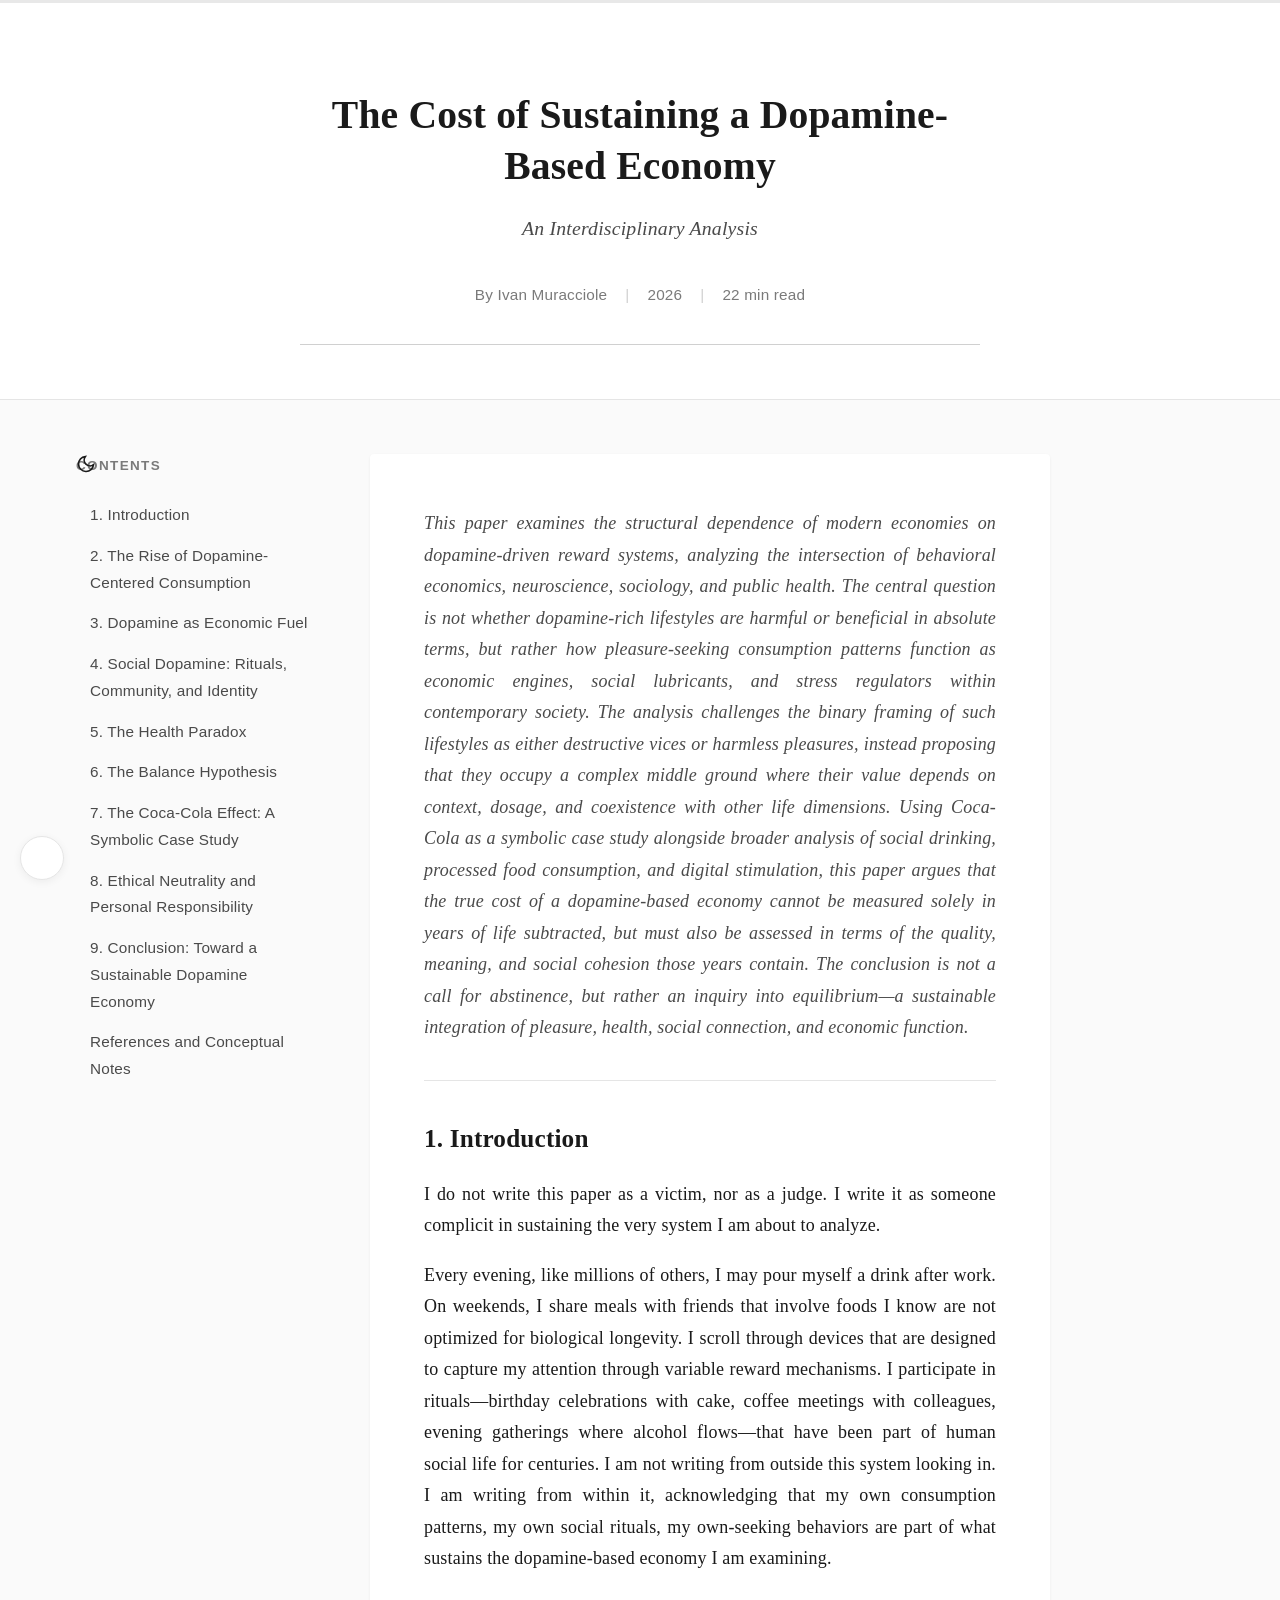
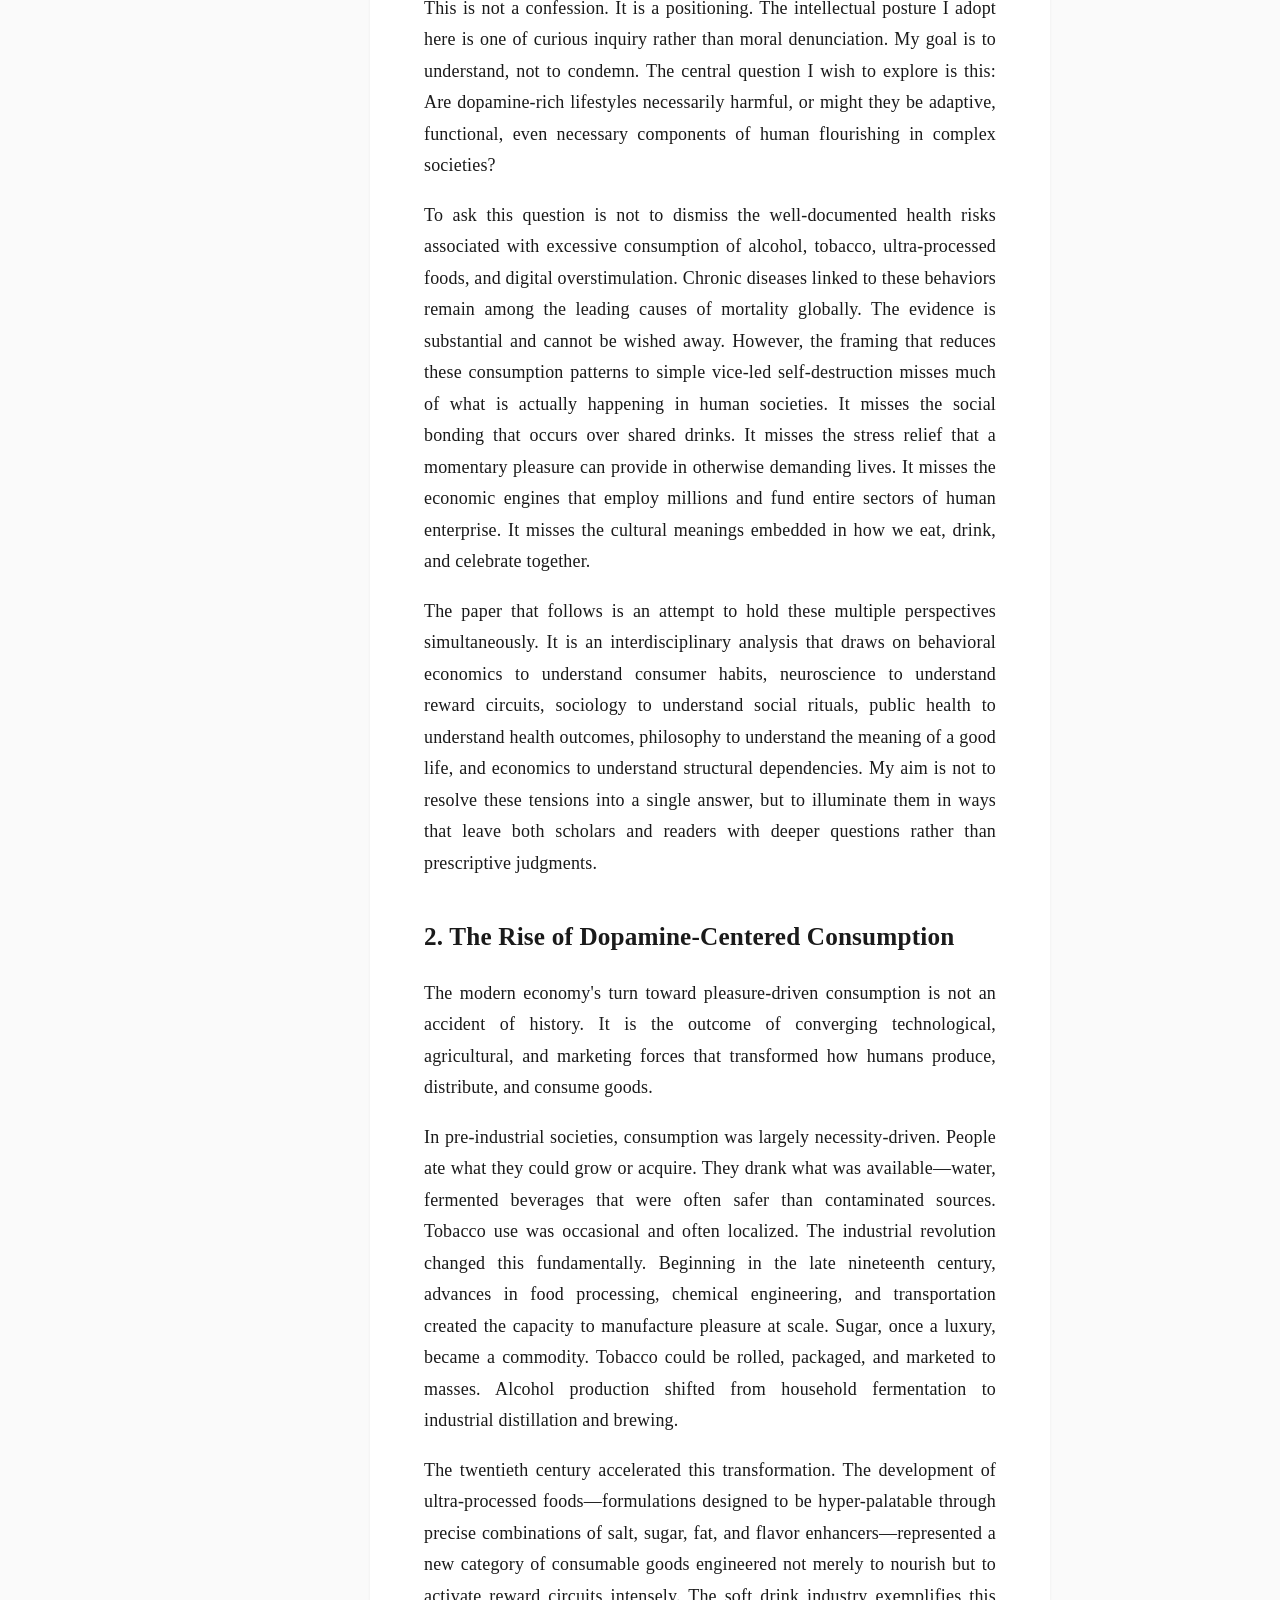
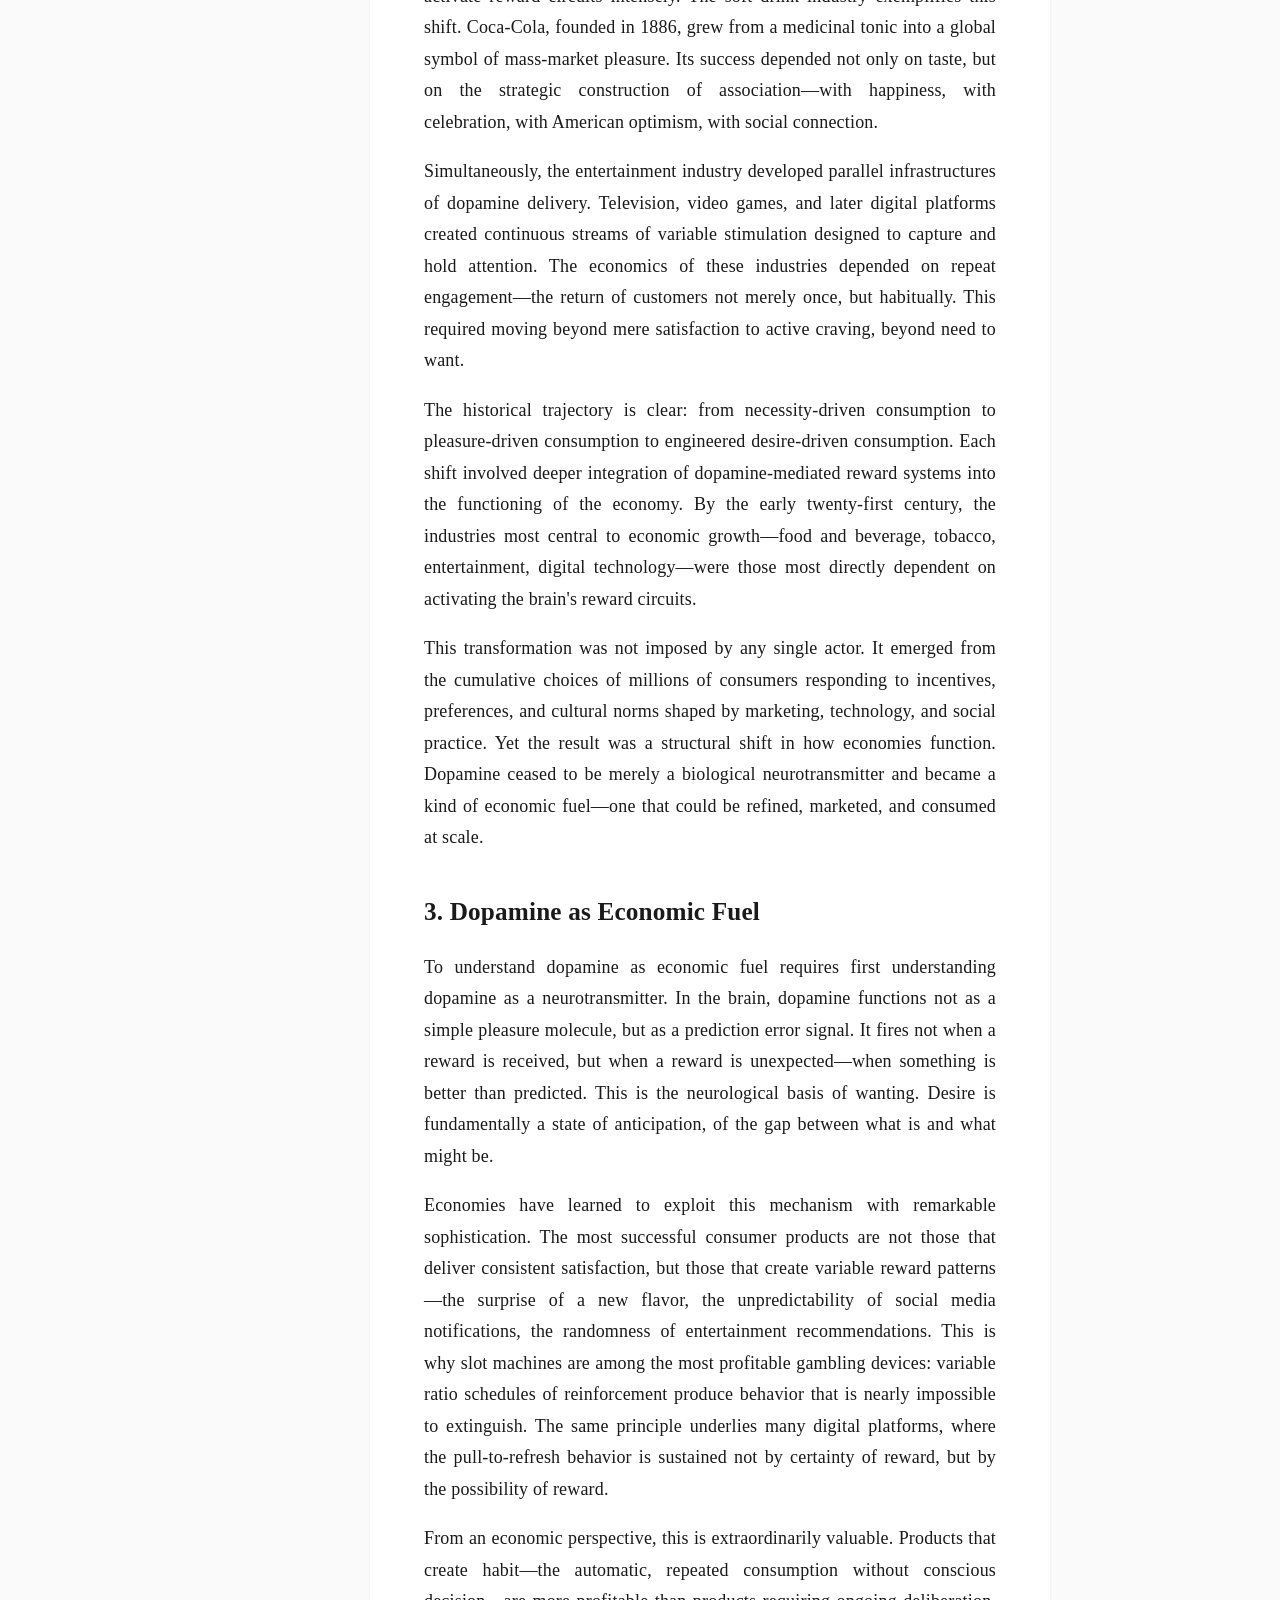
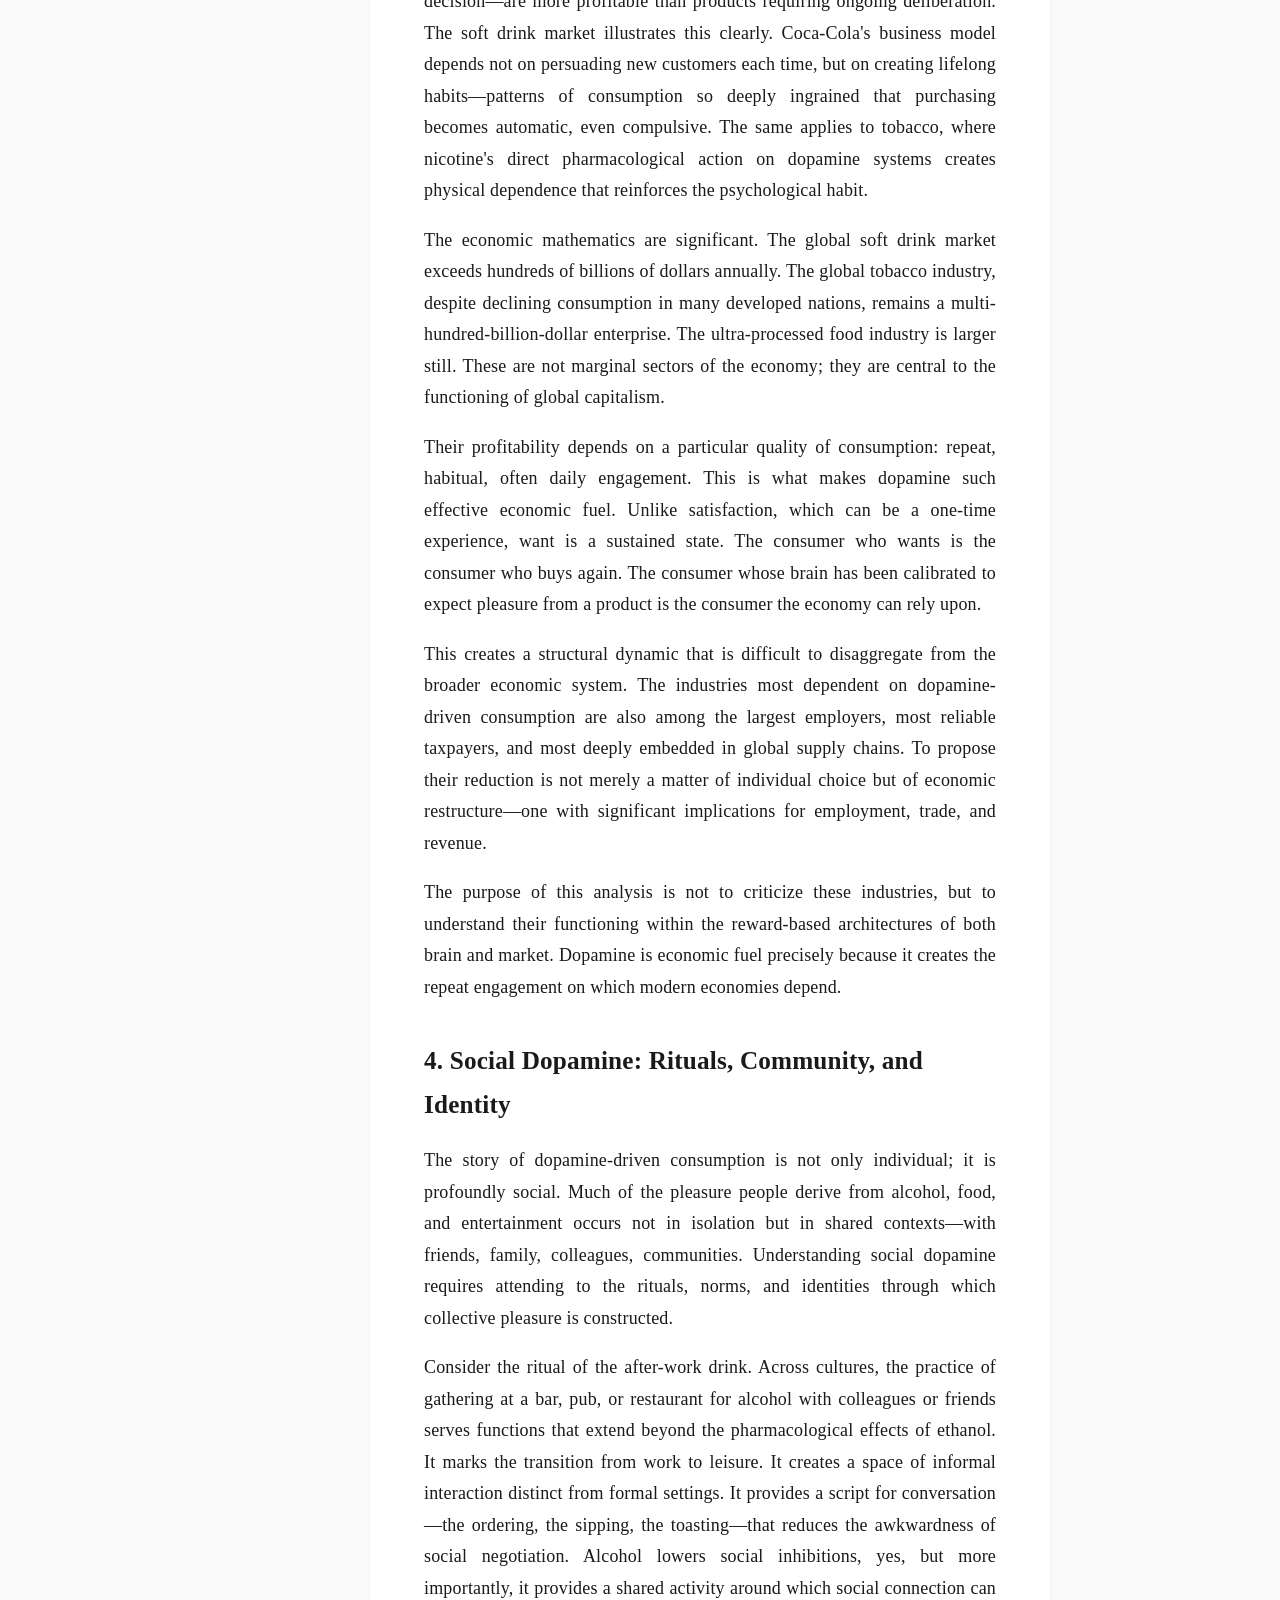
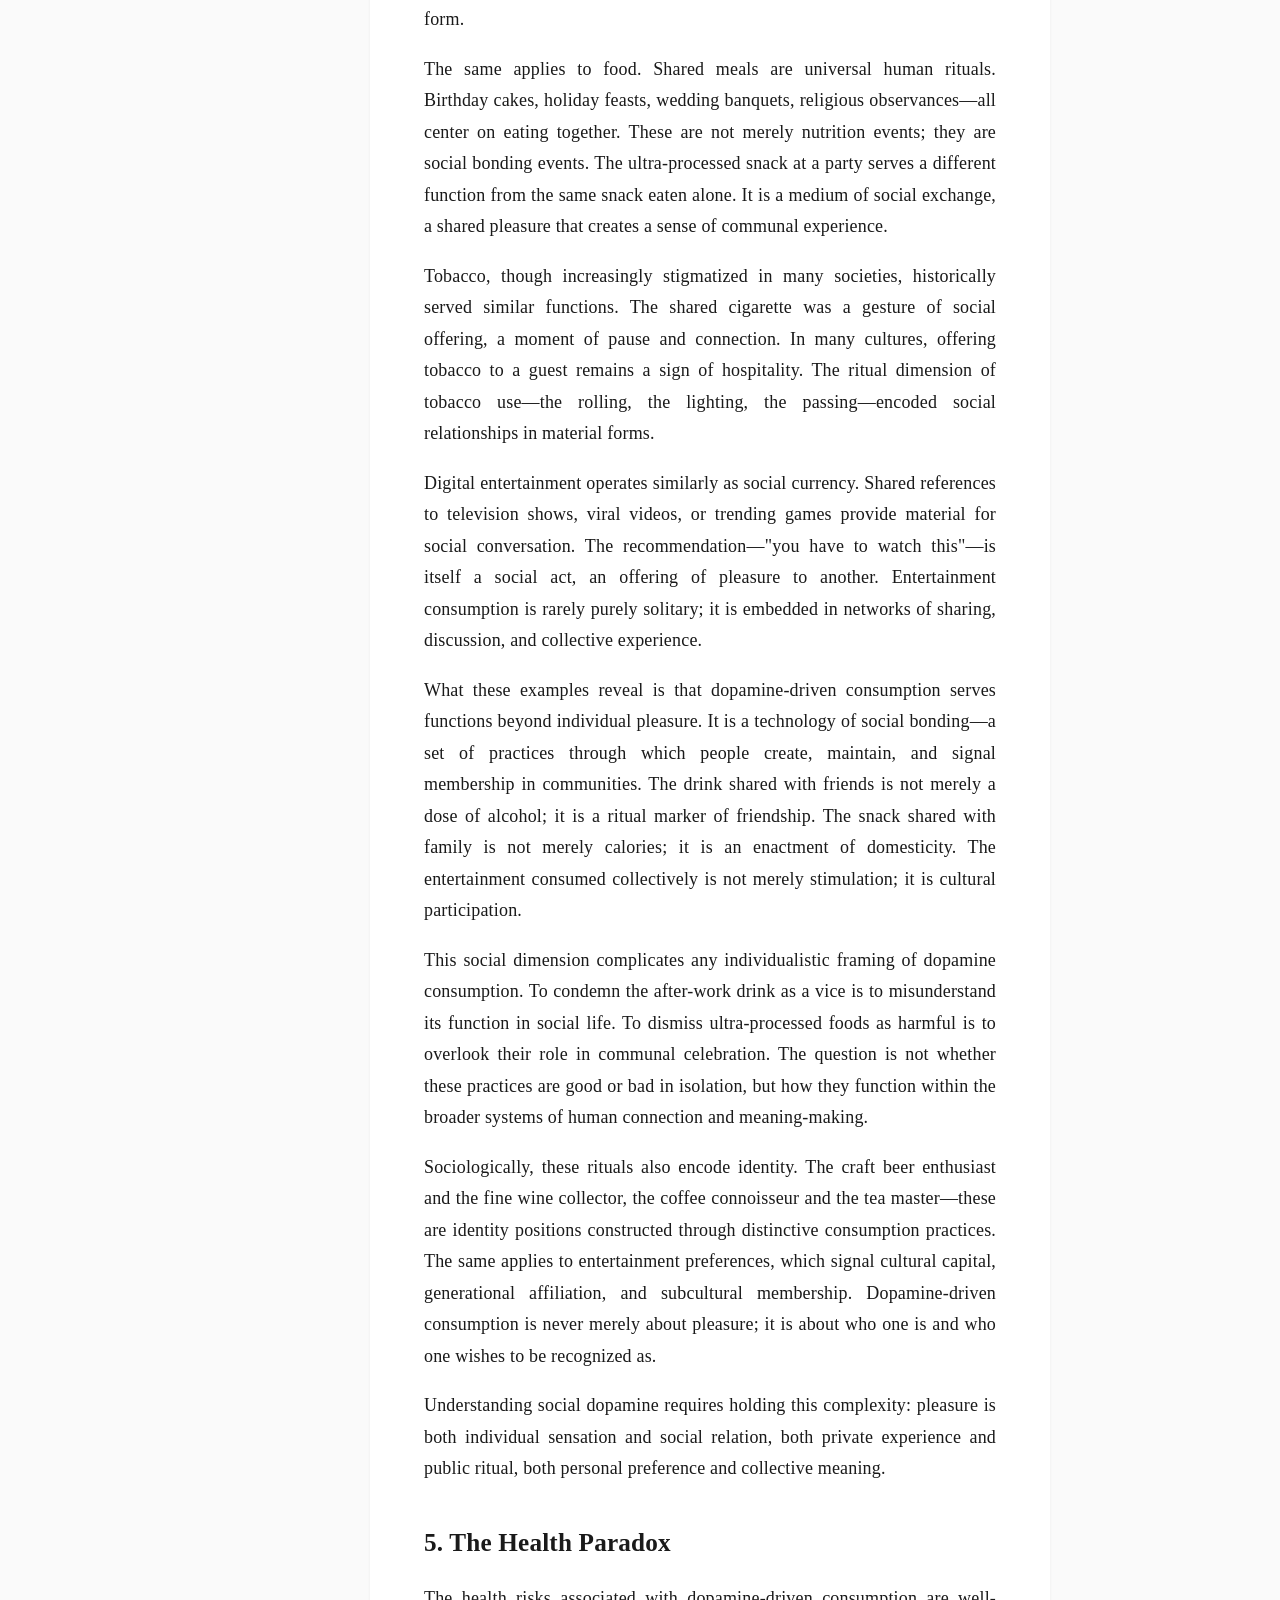
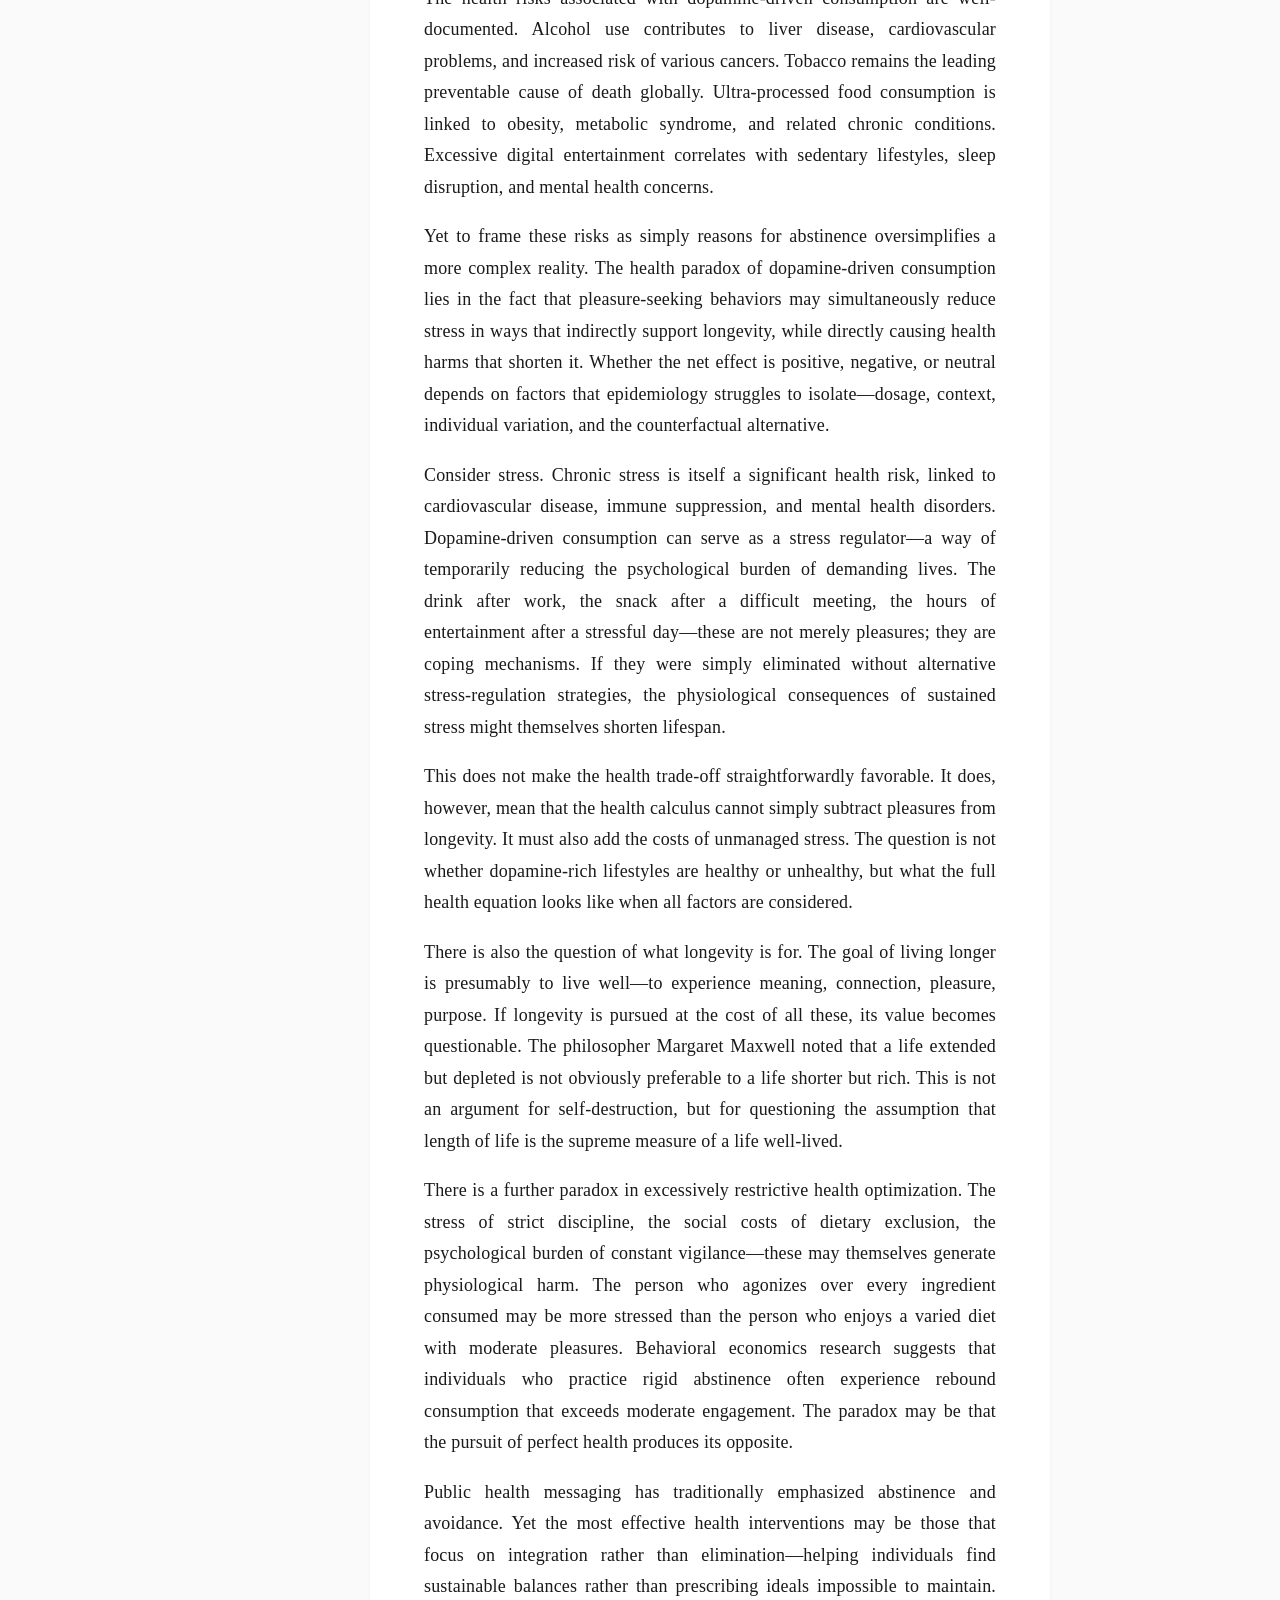
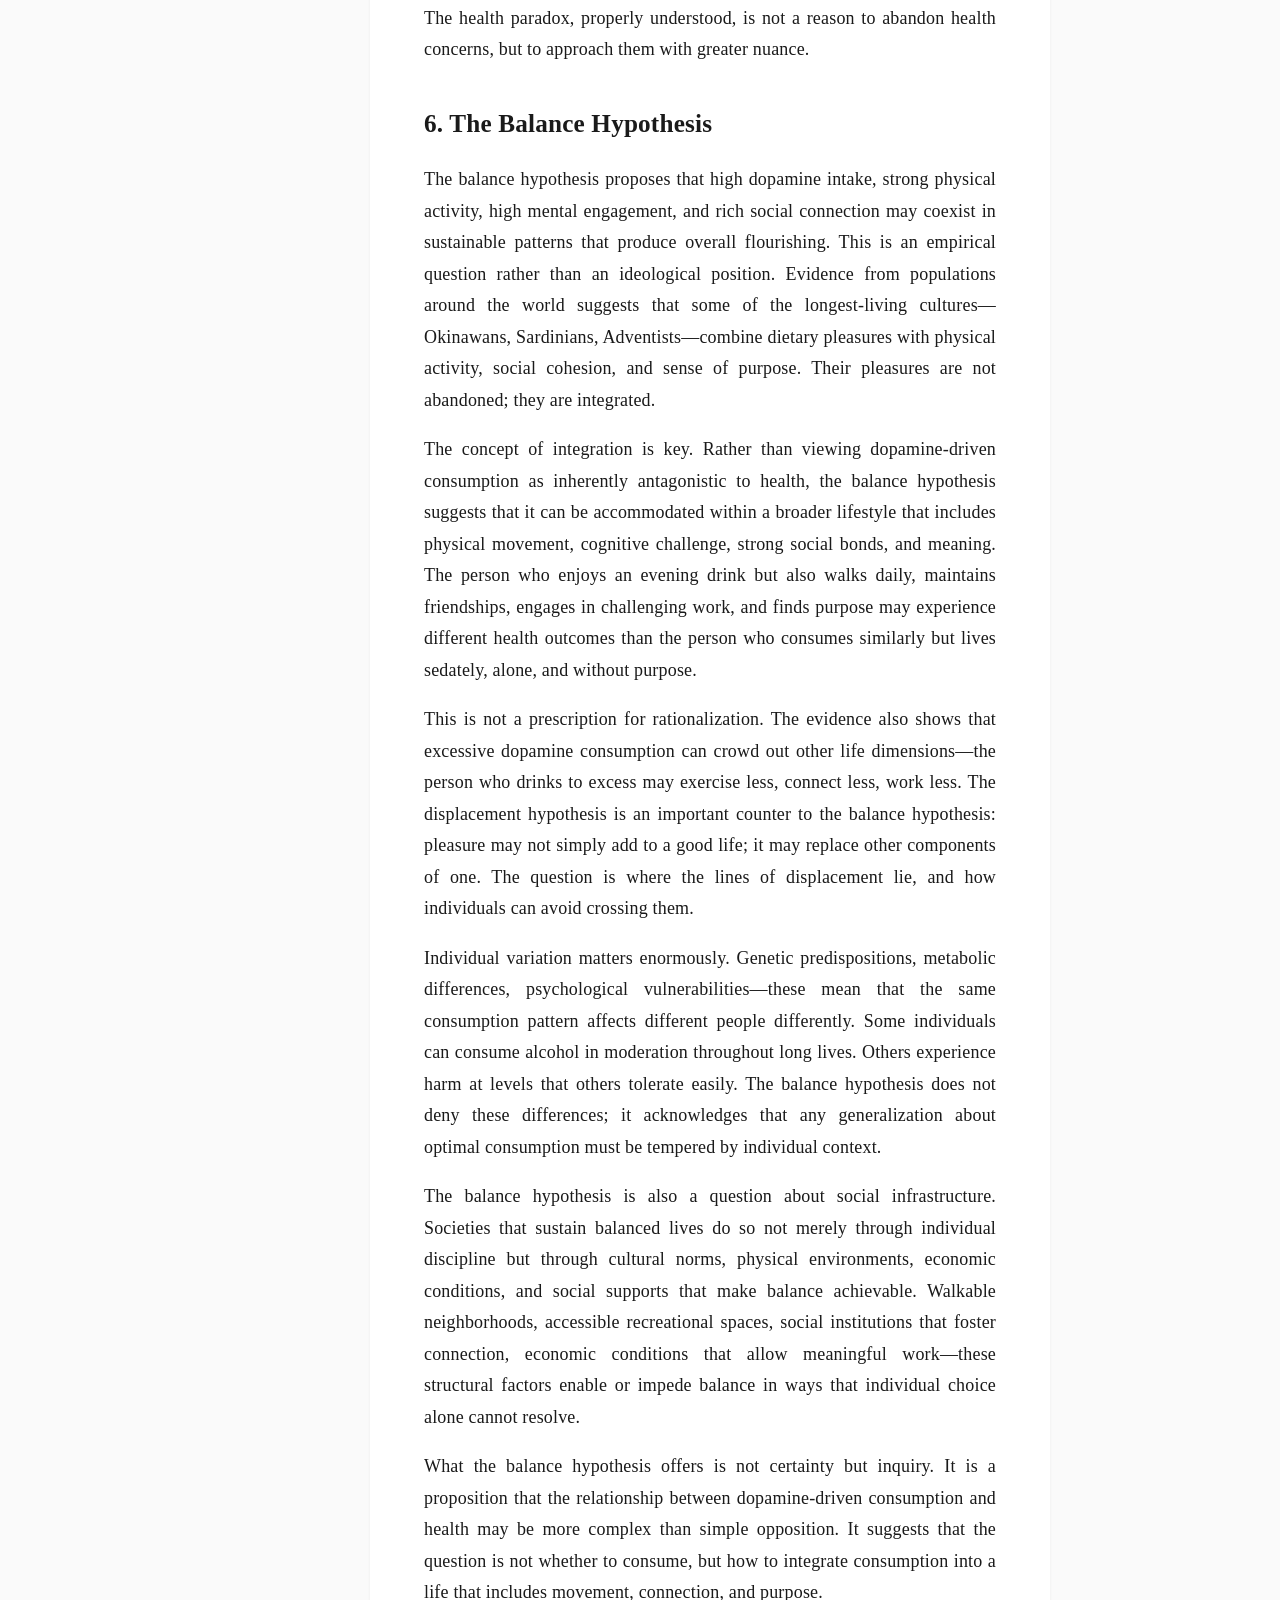
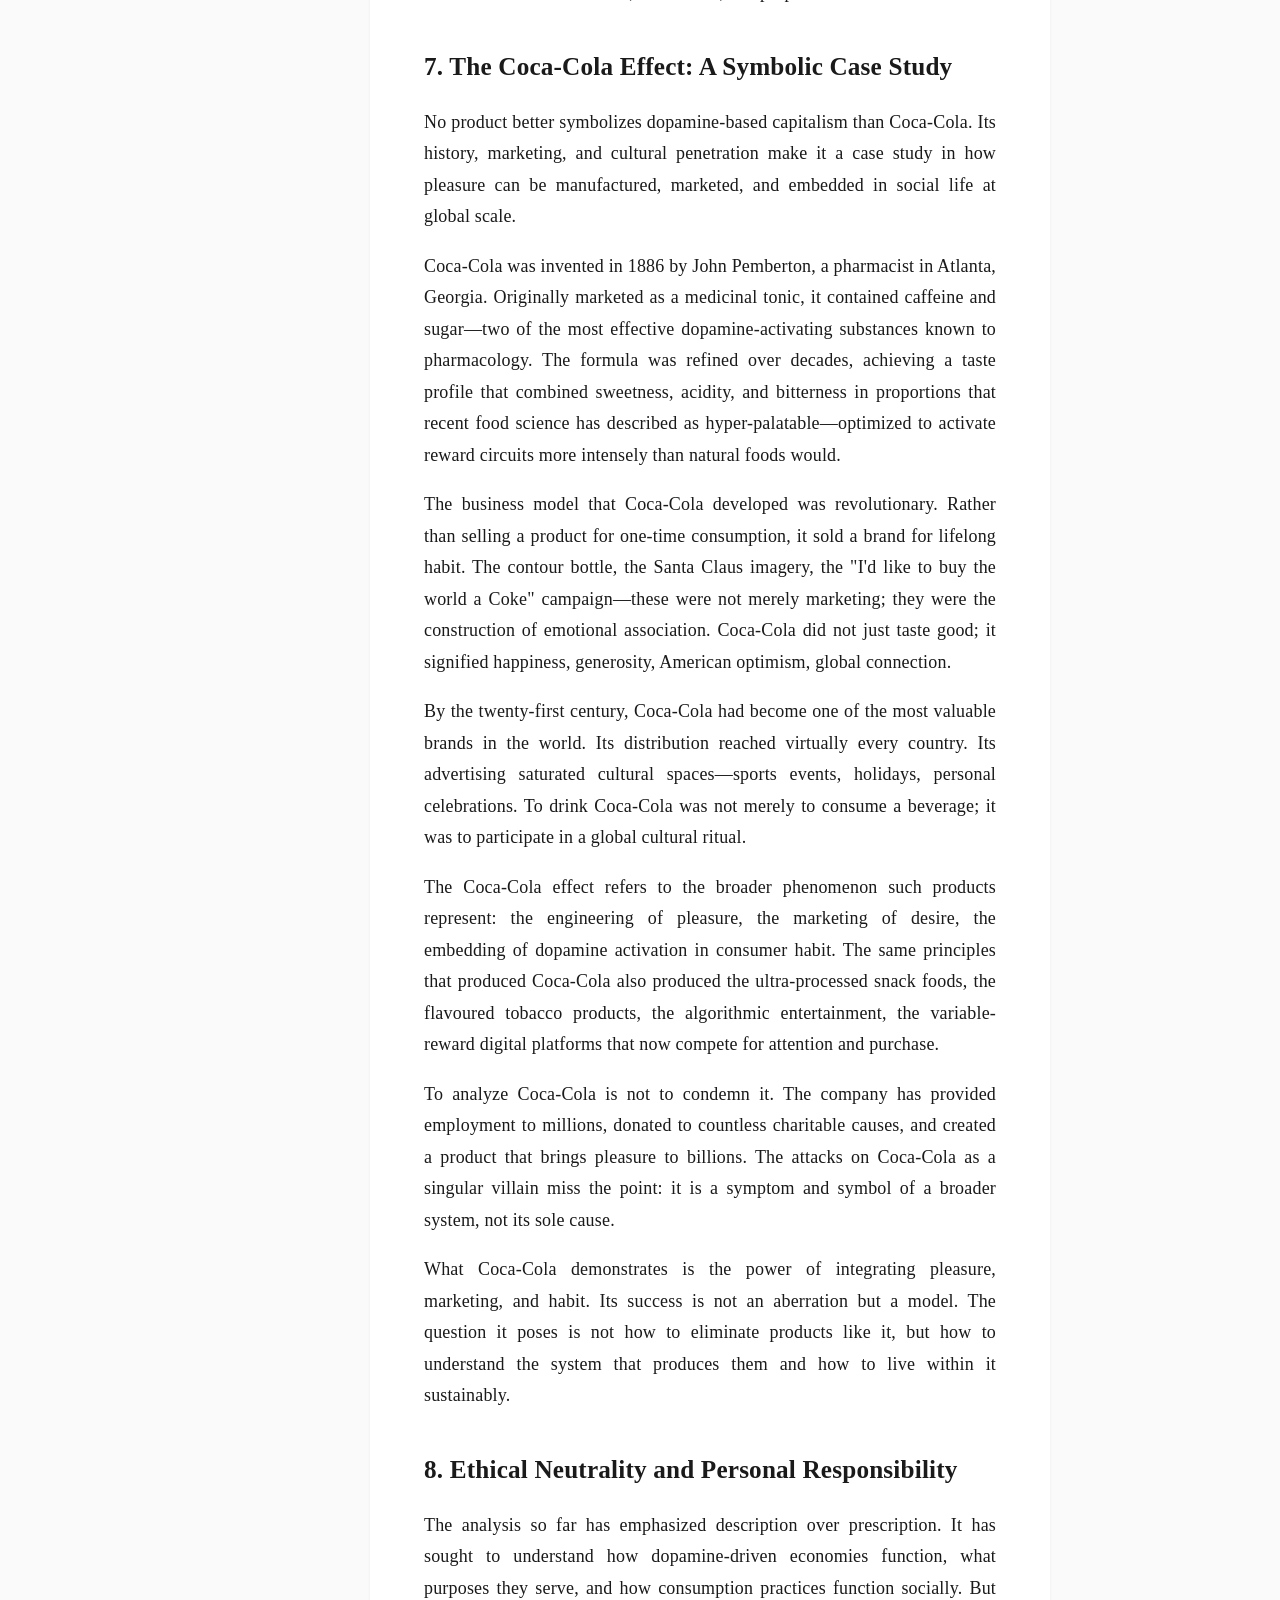
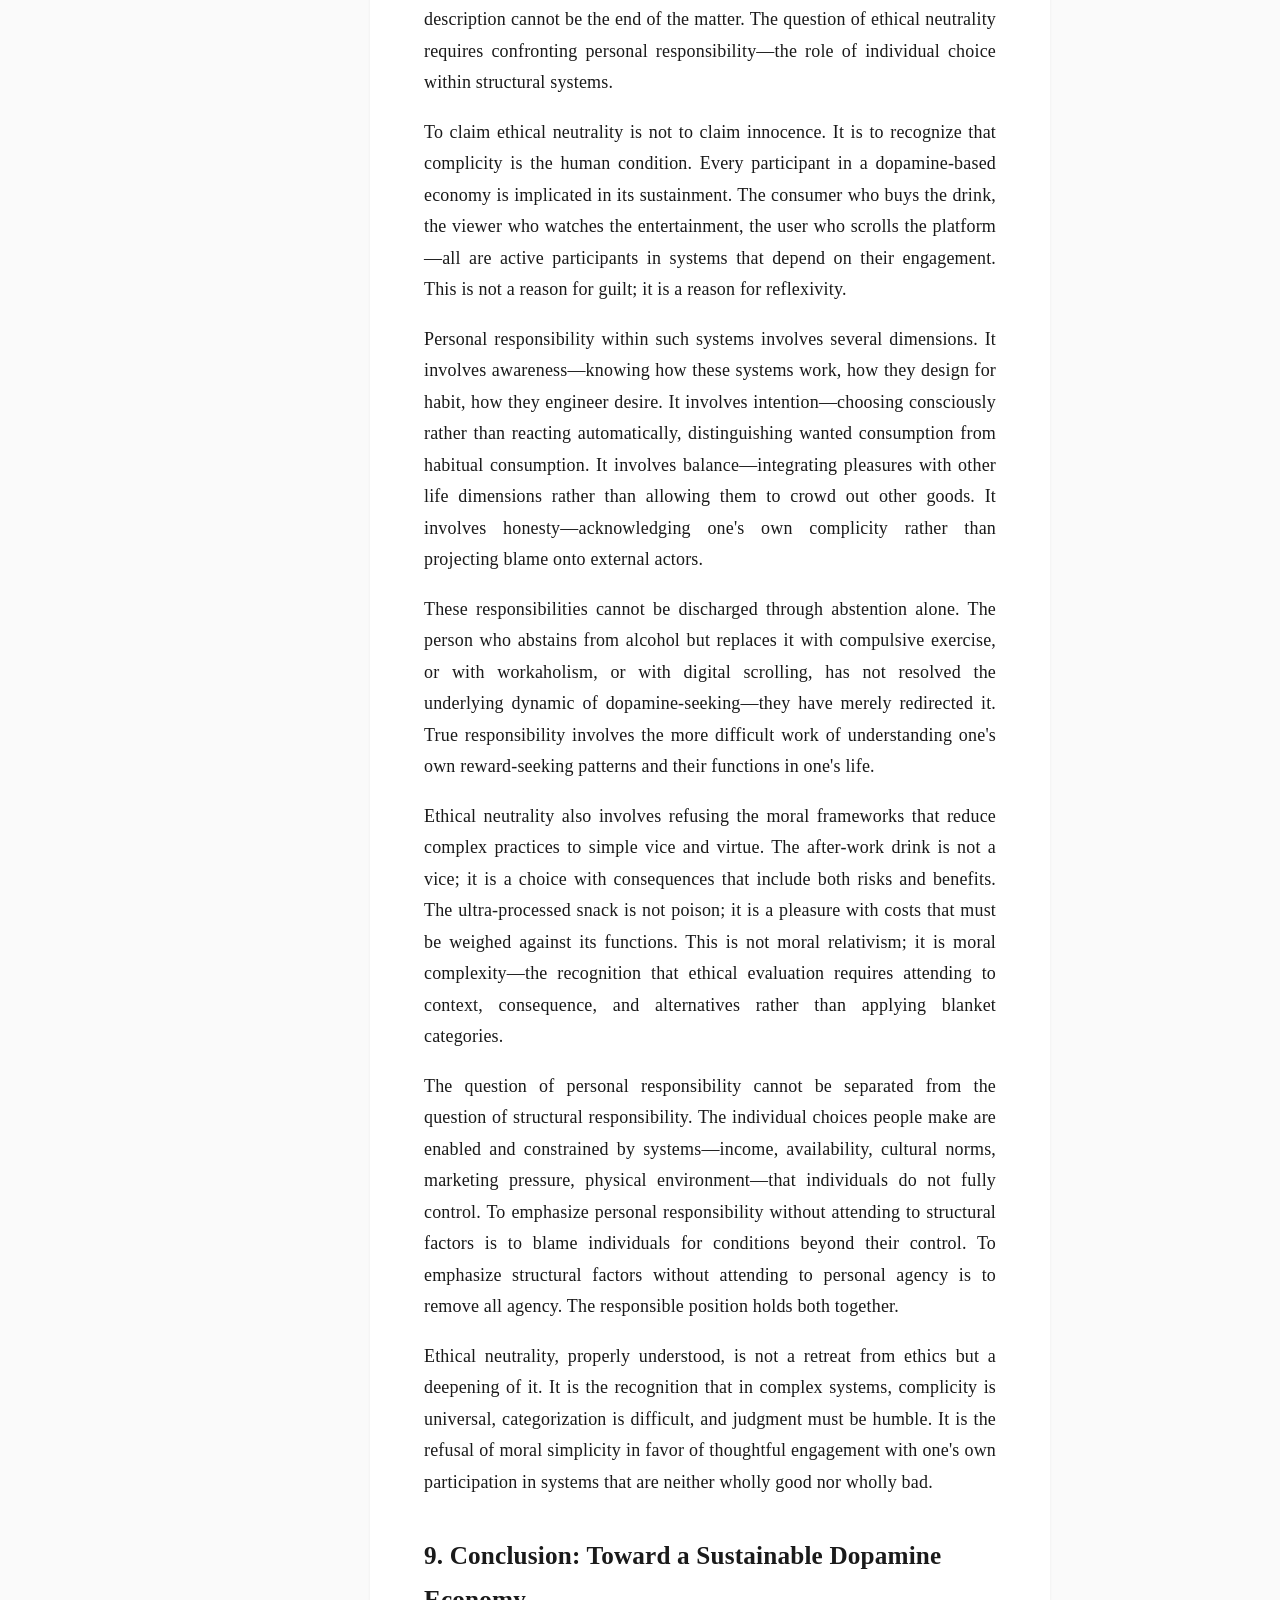
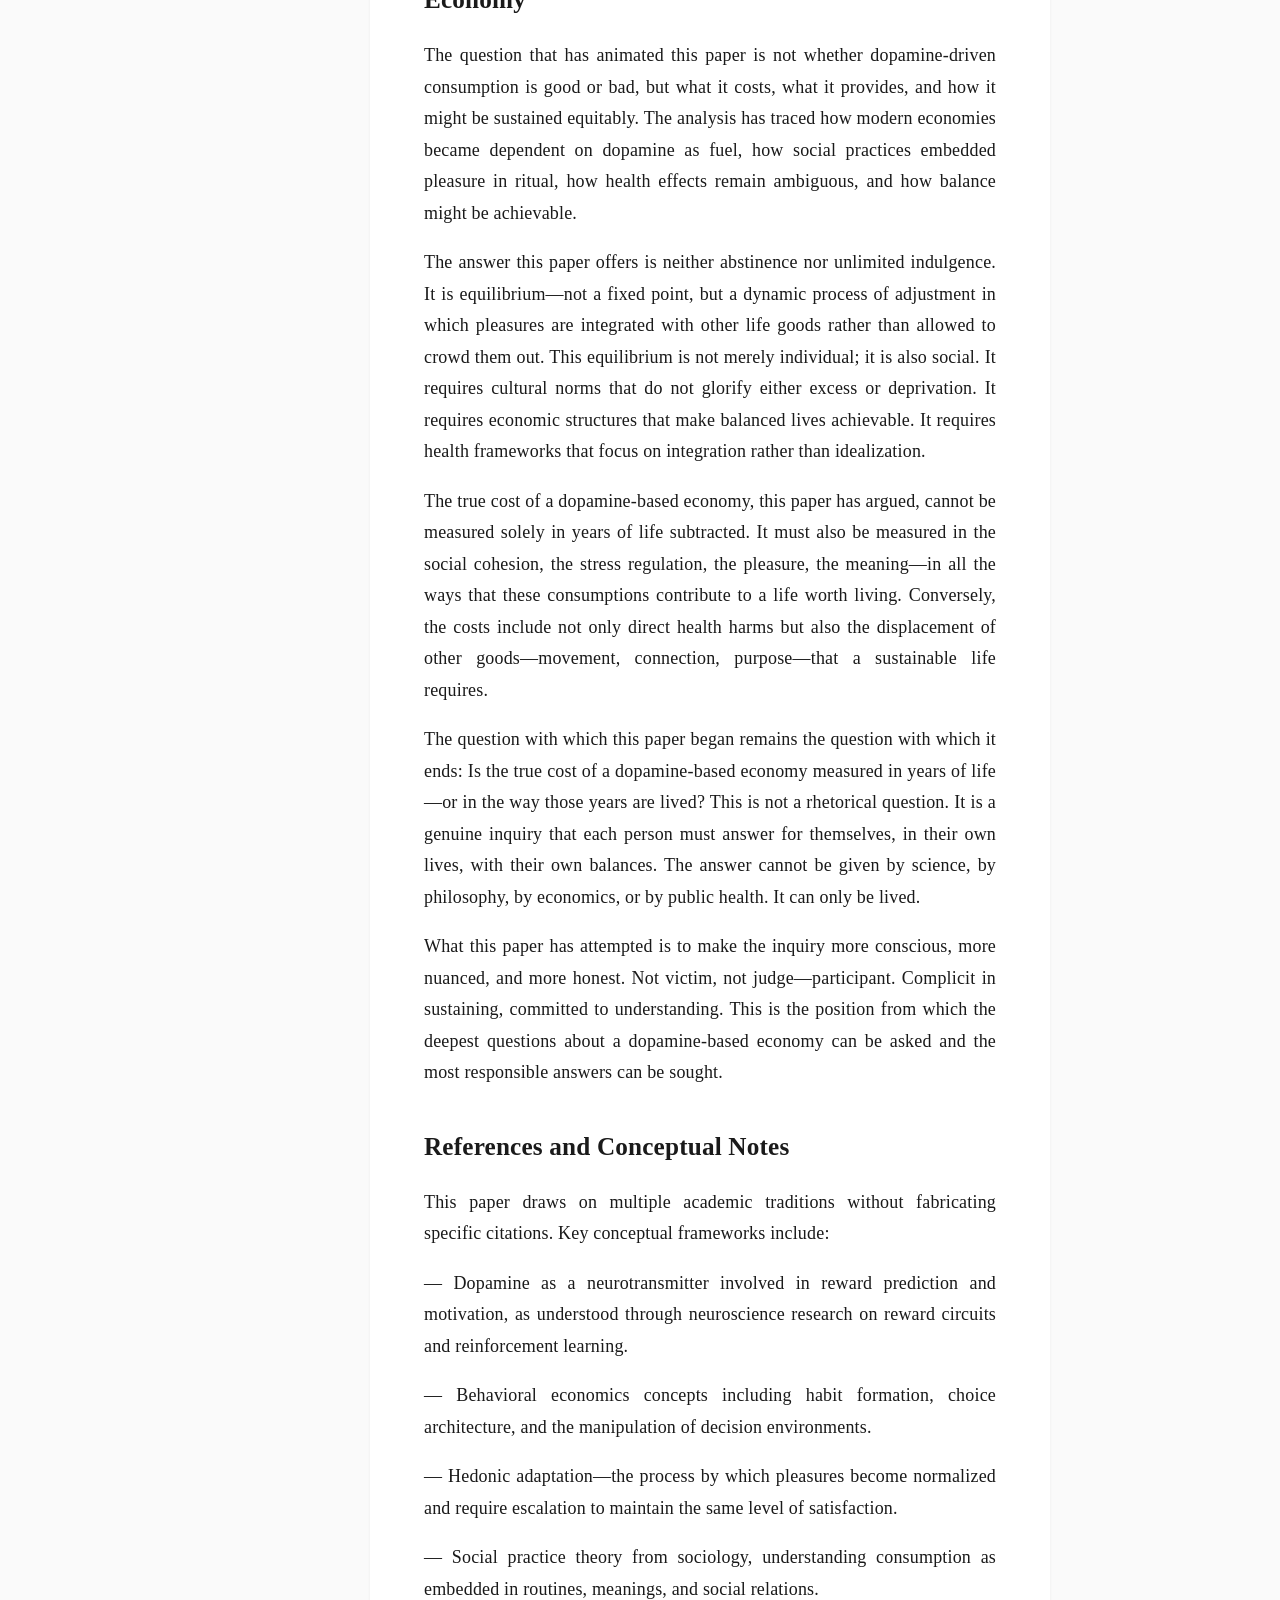
<file: index.html>
<!DOCTYPE html>
<html lang="en">
<head>
    <meta charset="UTF-8">
    <meta name="viewport" content="width=device-width, initial-scale=1.0">
    <title>The Cost of Sustaining a Dopamine-Based Economy</title>
    <link rel="stylesheet" href="styles.css">
</head>
<body>
    <!-- Reading Progress Bar -->
    <div class="progress-bar" id="progressBar">
        <div class="progress-fill" id="progressFill"></div>
    </div>

    <!-- Header -->
    <header class="header">
        <div class="header-content">
            <h1 class="title">The Cost of Sustaining a Dopamine-Based Economy</h1>
            <p class="subtitle">An Interdisciplinary Analysis</p>
            <div class="meta">
                <span class="author">By Ivan Muracciole</span>
                <span class="divider">|</span>
                <span class="date">2026</span>
                <span class="divider">|</span>
                <span class="reading-time" id="readingTime">Calculating reading time...</span>
            </div>
            <div class="header-divider"></div>
        </div>
    </header>

    <div class="container">
        <!-- Table of Contents Sidebar -->
        <aside class="sidebar" id="sidebar">
            <div class="sidebar-header">
                <h3>Contents</h3>
                <button class="toc-toggle" id="tocToggle" aria-label="Toggle table of contents">
                    <span class="hamburger"></span>
                </button>
            </div>
            <nav class="toc" id="toc">
                <!-- Auto-generated by JavaScript -->
            </nav>
        </aside>

        <!-- Mobile TOC Toggle -->
        <button class="mobile-toc-btn" id="mobileTocBtn">
            <svg width="20" height="20" viewBox="0 0 24 24" fill="none" stroke="currentColor" stroke-width="2">
                <line x1="3" y1="6" x2="21" y2="6"></line>
                <line x1="3" y1="12" x2="21" y2="12"></line>
                <line x1="3" y1="18" x2="21" y2="18"></line>
            </svg>
            <span>Contents</span>
        </button>

        <!-- Main Content -->
        <main class="main">
            <article class="article" id="article">
                <!-- Content rendered by JavaScript -->
            </article>
        </main>

        <!-- Theme Toggle -->
        <button class="theme-toggle" id="themeToggle" aria-label="Toggle dark mode"></button>

        <!-- Back to Top Button -->
        <button class="back-to-top" id="backToTop" aria-label="Back to top">
            <svg width="20" height="20" viewBox="0 0 24 24" fill="none" stroke="currentColor" stroke-width="2">
                <polyline points="18 15 12 9 6 15"></polyline>
            </svg>
        </button>
            <svg class="sun-icon" width="20" height="20" viewBox="0 0 24 24" fill="none" stroke="currentColor" stroke-width="2">
                <circle cx="12" cy="12" r="5"></circle>
                <line x1="12" y1="1" x2="12" y2="3"></line>
                <line x1="12" y1="21" x2="12" y2="23"></line>
                <line x1="4.22" y1="4.22" x2="5.64" y2="5.64"></line>
                <line x1="18.36" y1="18.36" x2="19.78" y2="19.78"></line>
                <line x1="1" y1="12" x2="3" y2="12"></line>
                <line x1="21" y1="12" x2="23" y2="12"></line>
                <line x1="4.22" y1="19.78" x2="5.64" y2="18.36"></line>
                <line x1="18.36" y1="5.64" x2="19.78" y2="4.22"></line>
            </svg>
            <svg class="moon-icon" width="20" height="20" viewBox="0 0 24 24" fill="none" stroke="currentColor" stroke-width="2">
                <path d="M21 12.79A9 9 0 1 1 11.21 3 7 7 0 0 0 21 12.79z"></path>
            </svg>
        </button>
    </div>

    <script src="script.js"></script>
</body>
</html>
</file>
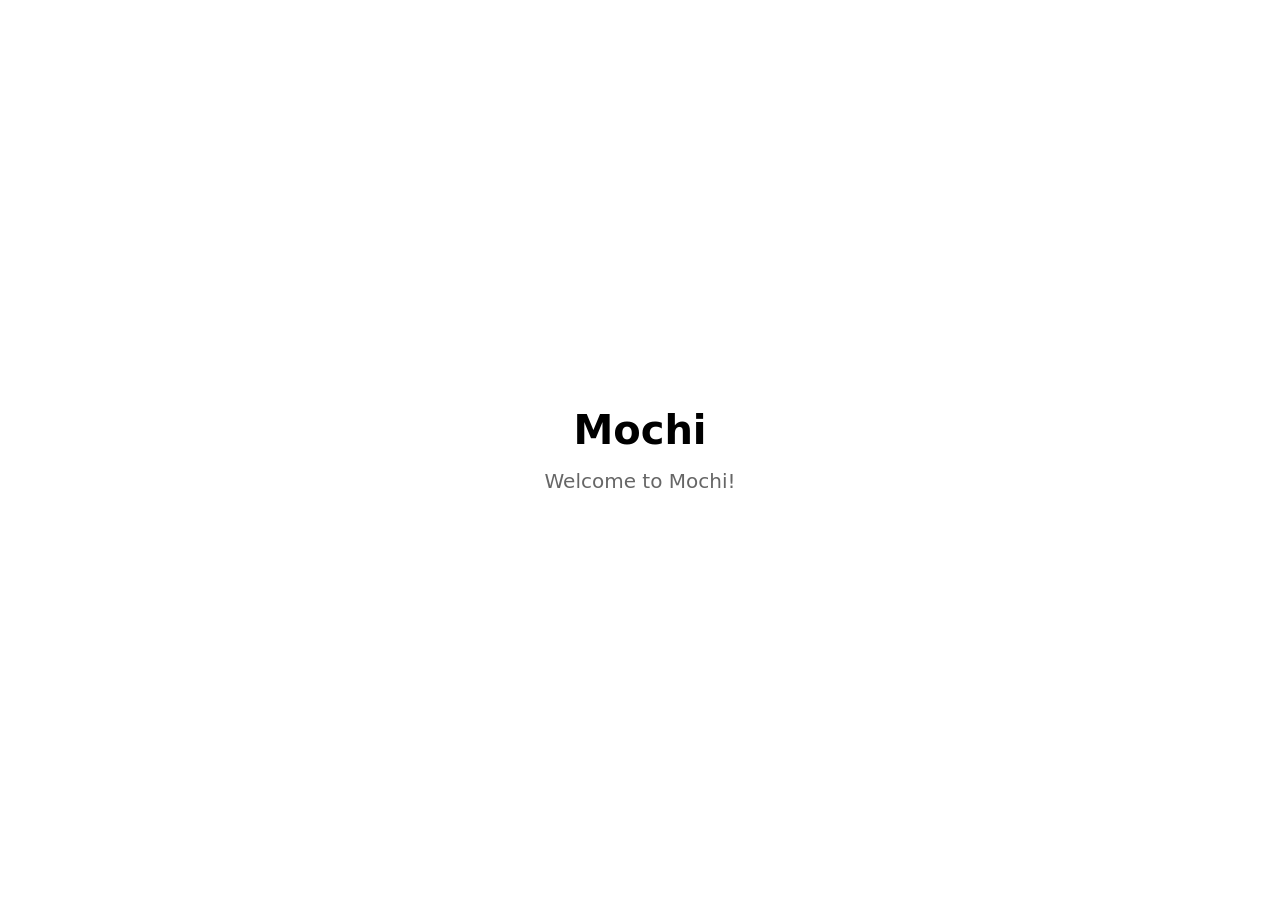
<file: Mochi/index.html>
<!DOCTYPE html>
<html lang="en">
<head>
    <meta charset="UTF-8">
    <meta name="viewport" content="width=device-width, initial-scale=1.0">
    <title>Mochi</title>
    <meta name="description" content="Mochi - A minimal PWA application">
    <meta name="mobile-web-app-capable" content="yes">
    <meta name="apple-mobile-web-app-capable" content="yes">
    <meta name="apple-mobile-web-app-status-bar-style" content="default">
    <meta name="theme-color" content="#000000">
    <link rel="stylesheet" href="styles.css">
    <link rel="manifest" href="manifest.json">
    <link rel="apple-touch-icon" href="icon.png">
</head>
<body>
    <div id="app">
        <h1>Mochi</h1>
        <p>Welcome to Mochi!</p>
    </div>
    <script src="index.js"></script>
</body>
</html>
</file>
<file: styles.css>
/* ========================================
   CSS Variables - Theme System
   ======================================== */

:root {
    /* Light Theme */
    --bg-primary: #fafafa;
    --bg-secondary: #ffffff;
    --bg-tertiary: #f5f5f5;
    --text-primary: #1a1a1a;
    --text-secondary: #4a4a4a;
    --text-muted: #7a7a7a;
    --accent: #2d5a7b;
    --accent-light: #3d7a9b;
    --border: #e5e5e5;
    --divider: #d0d0d0;
    --progress-bg: #e8e8e8;
    --progress-fill: #2d5a7b;
    --code-bg: #f0f0f0;
    --shadow: rgba(0, 0, 0, 0.06);
    
    /* Typography */
    --font-serif: Georgia, 'Times New Roman', serif;
    --font-sans: -apple-system, BlinkMacSystemFont, 'Segoe UI', Roboto, sans-serif;
    --line-height: 1.75;
    --letter-spacing: 0.01em;
    
    /* Spacing */
    --spacing-xs: 0.5rem;
    --spacing-sm: 1rem;
    --spacing-md: 2rem;
    --spacing-lg: 3rem;
    --spacing-xl: 5rem;
    
    /* Layout */
    --content-width: 680px;
    --sidebar-width: 240px;
    --header-height: 200px;
}

/* Dark Theme */
[data-theme="dark"] {
    --bg-primary: #0f0f0f;
    --bg-secondary: #1a1a1a;
    --bg-tertiary: #252525;
    --text-primary: #e8e8e8;
    --text-secondary: #a0a0a0;
    --text-muted: #6a6a6a;
    --accent: #6a9fc4;
    --accent-light: #8ab8d8;
    --border: #2a2a2a;
    --divider: #3a3a3a;
    --progress-bg: #2a2a2a;
    --progress-fill: #6a9fc4;
    --code-bg: #202020;
    --shadow: rgba(0, 0, 0, 0.3);
}

/* ========================================
   Base Styles
   ======================================== */

*, *::before, *::after {
    box-sizing: border-box;
    margin: 0;
    padding: 0;
}

html {
    scroll-behavior: smooth;
    font-size: 18px;
}

body {
    font-family: var(--font-serif);
    background-color: var(--bg-primary);
    color: var(--text-primary);
    line-height: var(--line-height);
    letter-spacing: var(--letter-spacing);
    transition: background-color 0.3s ease, color 0.3s ease;
    min-height: 100vh;
}

/* ========================================
   Progress Bar
   ======================================== */

.progress-bar {
    position: fixed;
    top: 0;
    left: 0;
    width: 100%;
    height: 3px;
    background: var(--progress-bg);
    z-index: 1000;
}

.progress-fill {
    height: 100%;
    width: 0%;
    background: var(--progress-fill);
    transition: width 0.1s ease-out;
}

/* ========================================
   Header
   ======================================== */

.header {
    background: var(--bg-secondary);
    padding: var(--spacing-lg) var(--spacing-md);
    padding-top: var(--spacing-xl);
    border-bottom: 1px solid var(--border);
}

.header-content {
    max-width: var(--content-width);
    margin: 0 auto;
    text-align: center;
}

.title {
    font-size: 2.2rem;
    font-weight: 700;
    color: var(--text-primary);
    margin-bottom: var(--spacing-sm);
    line-height: 1.3;
}

.subtitle {
    font-size: 1.1rem;
    color: var(--text-secondary);
    font-style: italic;
    margin-bottom: var(--spacing-md);
}

.meta {
    font-family: var(--font-sans);
    font-size: 0.85rem;
    color: var(--text-muted);
    display: flex;
    justify-content: center;
    align-items: center;
    gap: var(--spacing-sm);
    flex-wrap: wrap;
}

.divider {
    color: var(--divider);
}

.header-divider {
    height: 1px;
    background: var(--divider);
    margin-top: var(--spacing-md);
}

/* ========================================
   Layout Container
   ======================================== */

.container {
    display: flex;
    max-width: 1200px;
    margin: 0 auto;
    padding: var(--spacing-lg) var(--spacing-md);
    gap: var(--spacing-lg);
    position: relative;
}

/* ========================================
   Sidebar / Table of Contents
   ======================================== */

.sidebar {
    width: var(--sidebar-width);
    flex-shrink: 0;
    position: sticky;
    top: var(--spacing-lg);
    height: fit-content;
    max-height: calc(100vh - 100px);
    overflow-y: auto;
}

.sidebar-header {
    display: flex;
    justify-content: space-between;
    align-items: center;
    margin-bottom: var(--spacing-sm);
}

.sidebar-header h3 {
    font-family: var(--font-sans);
    font-size: 0.75rem;
    font-weight: 600;
    text-transform: uppercase;
    letter-spacing: 0.1em;
    color: var(--text-muted);
}

.toc-toggle {
    display: none;
    background: none;
    border: none;
    cursor: pointer;
    padding: 4px;
}

.hamburger {
    display: block;
    width: 18px;
    height: 2px;
    background: var(--text-muted);
    position: relative;
    transition: background 0.2s;
}

.hamburger::before,
.hamburger::after {
    content: '';
    position: absolute;
    width: 100%;
    height: 2px;
    background: var(--text-muted);
    left: 0;
}

.hamburger::before { top: -5px; }
.hamburger::after { bottom: -5px; }

.toc {
    display: flex;
    flex-direction: column;
    gap: 2px;
}

.toc a {
    display: block;
    font-family: var(--font-sans);
    font-size: 0.85rem;
    color: var(--text-secondary);
    text-decoration: none;
    padding: 6px 0;
    padding-left: 12px;
    border-left: 2px solid transparent;
    transition: all 0.2s ease;
}

.toc a:hover {
    color: var(--accent);
}

.toc a.active {
    color: var(--accent);
    border-left-color: var(--accent);
    font-weight: 500;
}

.toc .toc-h3 {
    padding-left: 24px;
    font-size: 0.8rem;
}

/* ========================================
   Mobile TOC Button
   ======================================== */

.mobile-toc-btn {
    display: none;
    position: fixed;
    bottom: 20px;
    right: 20px;
    background: var(--bg-secondary);
    border: 1px solid var(--border);
    border-radius: 24px;
    padding: 10px 18px;
    font-family: var(--font-sans);
    font-size: 0.85rem;
    color: var(--text-secondary);
    cursor: pointer;
    box-shadow: 0 2px 8px var(--shadow);
    z-index: 100;
    align-items: center;
    gap: 8px;
    transition: all 0.2s ease;
}

.mobile-toc-btn:hover {
    border-color: var(--accent);
    color: var(--accent);
}

/* ========================================
   Main Article
   ======================================== */

.main {
    flex: 1;
    min-width: 0;
    max-width: var(--content-width);
}

.article {
    background: var(--bg-secondary);
    padding: var(--spacing-lg);
    border-radius: 4px;
    box-shadow: 0 1px 3px var(--shadow);
}

/* Typography */
.article h1 {
    font-size: 1.8rem;
    font-weight: 700;
    margin-bottom: var(--spacing-md);
    color: var(--text-primary);
}

.article h2 {
    font-size: 1.4rem;
    font-weight: 600;
    margin-top: var(--spacing-lg);
    margin-bottom: var(--spacing-sm);
    padding-top: var(--spacing-md);
    color: var(--text-primary);
    border-top: 1px solid var(--border);
}

.article h2:first-of-type {
    margin-top: 0;
    padding-top: 0;
    border-top: none;
}

.article h3 {
    font-size: 1.15rem;
    font-weight: 600;
    margin-top: var(--spacing-md);
    margin-bottom: var(--spacing-sm);
    color: var(--text-secondary);
}

.article p {
    margin-bottom: var(--spacing-sm);
    text-align: justify;
    hyphens: auto;
    -webkit-hyphens: auto;
}

.article p:last-child {
    margin-bottom: 0;
}

.article blockquote {
    border-left: 3px solid var(--accent);
    padding-left: var(--spacing-sm);
    margin: var(--spacing-md) 0;
    font-style: italic;
    color: var(--text-secondary);
}

.article ul,
.article ol {
    margin: var(--spacing-sm) 0;
    padding-left: var(--spacing-md);
}

.article li {
    margin-bottom: var(--spacing-xs);
}

/* Section Styling */
.article section {
    margin-bottom: var(--spacing-md);
}

.article section:last-child {
    margin-bottom: 0;
}

/* Abstract styling */
.article .abstract {
    font-size: 1rem;
    color: var(--text-secondary);
    padding-bottom: var(--spacing-md);
    margin-bottom: var(--spacing-md);
    border-bottom: 1px solid var(--border);
    font-style: italic;
}

/* References section */
.article .references {
    font-size: 0.9rem;
    color: var(--text-muted);
    padding-top: var(--spacing-md);
    border-top: 1px solid var(--border);
    margin-top: var(--spacing-lg);
}

/* ========================================
   Back to Top Button
   ======================================== */

.back-to-top {
    position: fixed;
    bottom: 20px;
    left: 74px;
    width: 44px;
    height: 44px;
    border-radius: 50%;
    background: var(--bg-secondary);
    border: 1px solid var(--border);
    cursor: pointer;
    display: flex;
    align-items: center;
    justify-content: center;
    box-shadow: 0 2px 8px var(--shadow);
    transition: all 0.3s ease;
    z-index: 100;
    opacity: 0;
    visibility: hidden;
    transform: translateY(10px);
}

.back-to-top.visible {
    opacity: 1;
    visibility: visible;
    transform: translateY(0);
}

.back-to-top:hover {
    border-color: var(--accent);
    transform: translateY(-2px);
}

.back-to-top svg {
    color: var(--text-secondary);
    transition: color 0.2s ease;
}

.back-to-top:hover svg {
    color: var(--accent);
}

/* ========================================
   Theme Toggle Button
   ======================================== */

.theme-toggle {
    position: fixed;
    bottom: 20px;
    left: 20px;
    width: 44px;
    height: 44px;
    border-radius: 50%;
    background: var(--bg-secondary);
    border: 1px solid var(--border);
    cursor: pointer;
    display: flex;
    align-items: center;
    justify-content: center;
    box-shadow: 0 2px 8px var(--shadow);
    transition: all 0.2s ease;
    z-index: 100;
}

.theme-toggle:hover {
    border-color: var(--accent);
    transform: scale(1.05);
}

.theme-toggle svg {
    color: var(--text-secondary);
    transition: color 0.2s ease;
}

.theme-toggle:hover svg {
    color: var(--accent);
}

.sun-icon, .moon-icon {
    position: absolute;
}

[data-theme="light"] .moon-icon {
    display: block;
}

[data-theme="light"] .sun-icon {
    display: none;
}

[data-theme="dark"] .moon-icon {
    display: none;
}

[data-theme="dark"] .sun-icon {
    display: block;
}

/* ========================================
   Responsive Design
   ======================================== */

@media (max-width: 1024px) {
    .container {
        flex-direction: column;
        padding: var(--spacing-md);
    }
    
    .sidebar {
        display: none;
        position: fixed;
        top: 0;
        left: 0;
        width: 100%;
        height: 100%;
        background: var(--bg-primary);
        z-index: 500;
        padding: var(--spacing-lg);
        padding-top: var(--spacing-xl);
    }
    
    .sidebar.open {
        display: block;
    }
    
    .sidebar-header {
        display: flex;
        justify-content: space-between;
        align-items: center;
    }
    
    .toc-toggle {
        display: block;
    }
    
    .mobile-toc-btn {
        display: flex;
    }
    
    .main {
        max-width: 100%;
    }
    
    .article {
        padding: var(--spacing-md);
    }
}

@media (max-width: 768px) {
    html {
        font-size: 16px;
    }
    
    .title {
        font-size: 1.6rem;
    }
    
    .subtitle {
        font-size: 1rem;
    }
    
    .header {
        padding: var(--spacing-md);
        padding-top: var(--spacing-lg);
    }
    
    .header-content {
        padding: 0 var(--spacing-sm);
    }
    
    .meta {
        flex-direction: column;
        gap: var(--spacing-xs);
    }
    
    .divider {
        display: none;
    }
    
    .article h1 {
        font-size: 1.4rem;
    }
    
    .article h2 {
        font-size: 1.2rem;
    }
    
    .article p {
        text-align: left;
    }
}

@media (max-width: 480px) {
    .container {
        padding: var(--spacing-sm);
    }
    
    .article {
        padding: var(--spacing-sm);
    }
    
    .theme-toggle {
        bottom: 20px;
    }
    
    .back-to-top {
        display: none;
    }
    
    .mobile-toc-btn {
        bottom: 70px;
    }
}

/* ========================================
   Animations & Transitions
   ======================================== */

@keyframes fadeIn {
    from { opacity: 0; transform: translateY(10px); }
    to { opacity: 1; transform: translateY(0); }
}

.article section {
    animation: fadeIn 0.4s ease forwards;
}

.article section:nth-child(1) { animation-delay: 0.05s; }
.article section:nth-child(2) { animation-delay: 0.1s; }
.article section:nth-child(3) { animation-delay: 0.15s; }
.article section:nth-child(4) { animation-delay: 0.2s; }
.article section:nth-child(5) { animation-delay: 0.25s; }
.article section:nth-child(6) { animation-delay: 0.3s; }
.article section:nth-child(7) { animation-delay: 0.35s; }
.article section:nth-child(8) { animation-delay: 0.4s; }
.article section:nth-child(9) { animation-delay: 0.45s; }
.article section:nth-child(10) { animation-delay: 0.5s; }

/* Smooth transitions */
a, button {
    transition: all 0.2s ease;
}

/* Focus states for accessibility */
a:focus,
button:focus {
    outline: 2px solid var(--accent);
    outline-offset: 2px;
}

/* Print styles */
@media print {
    .progress-bar,
    .theme-toggle,
    .mobile-toc-btn,
    .sidebar,
    .toc-toggle {
        display: none !important;
    }
    
    .container {
        display: block;
    }
    
    .main {
        max-width: 100%;
    }
    
    .article {
        box-shadow: none;
        padding: 0;
    }
}
</file>
<file: Mochi/styles.css>
* {
    margin: 0;
    padding: 0;
    box-sizing: border-box;
}

body {
    margin: 0;
    font-family: system-ui, -apple-system, BlinkMacSystemFont, 'Segoe UI', Roboto, sans-serif;
    background-color: #ffffff;
    color: #000000;
    min-height: 100vh;
    display: flex;
    justify-content: center;
    align-items: center;
}

#app {
    text-align: center;
    padding: 2rem;
}

h1 {
    font-size: 2.5rem;
    margin-bottom: 1rem;
}

p {
    font-size: 1.25rem;
    color: #666;
}

/* Dark mode support */
@media (prefers-color-scheme: dark) {
    body {
        background-color: #1a1a1a;
        color: #ffffff;
    }
    
    p {
        color: #aaa;
    }
}
</file>
